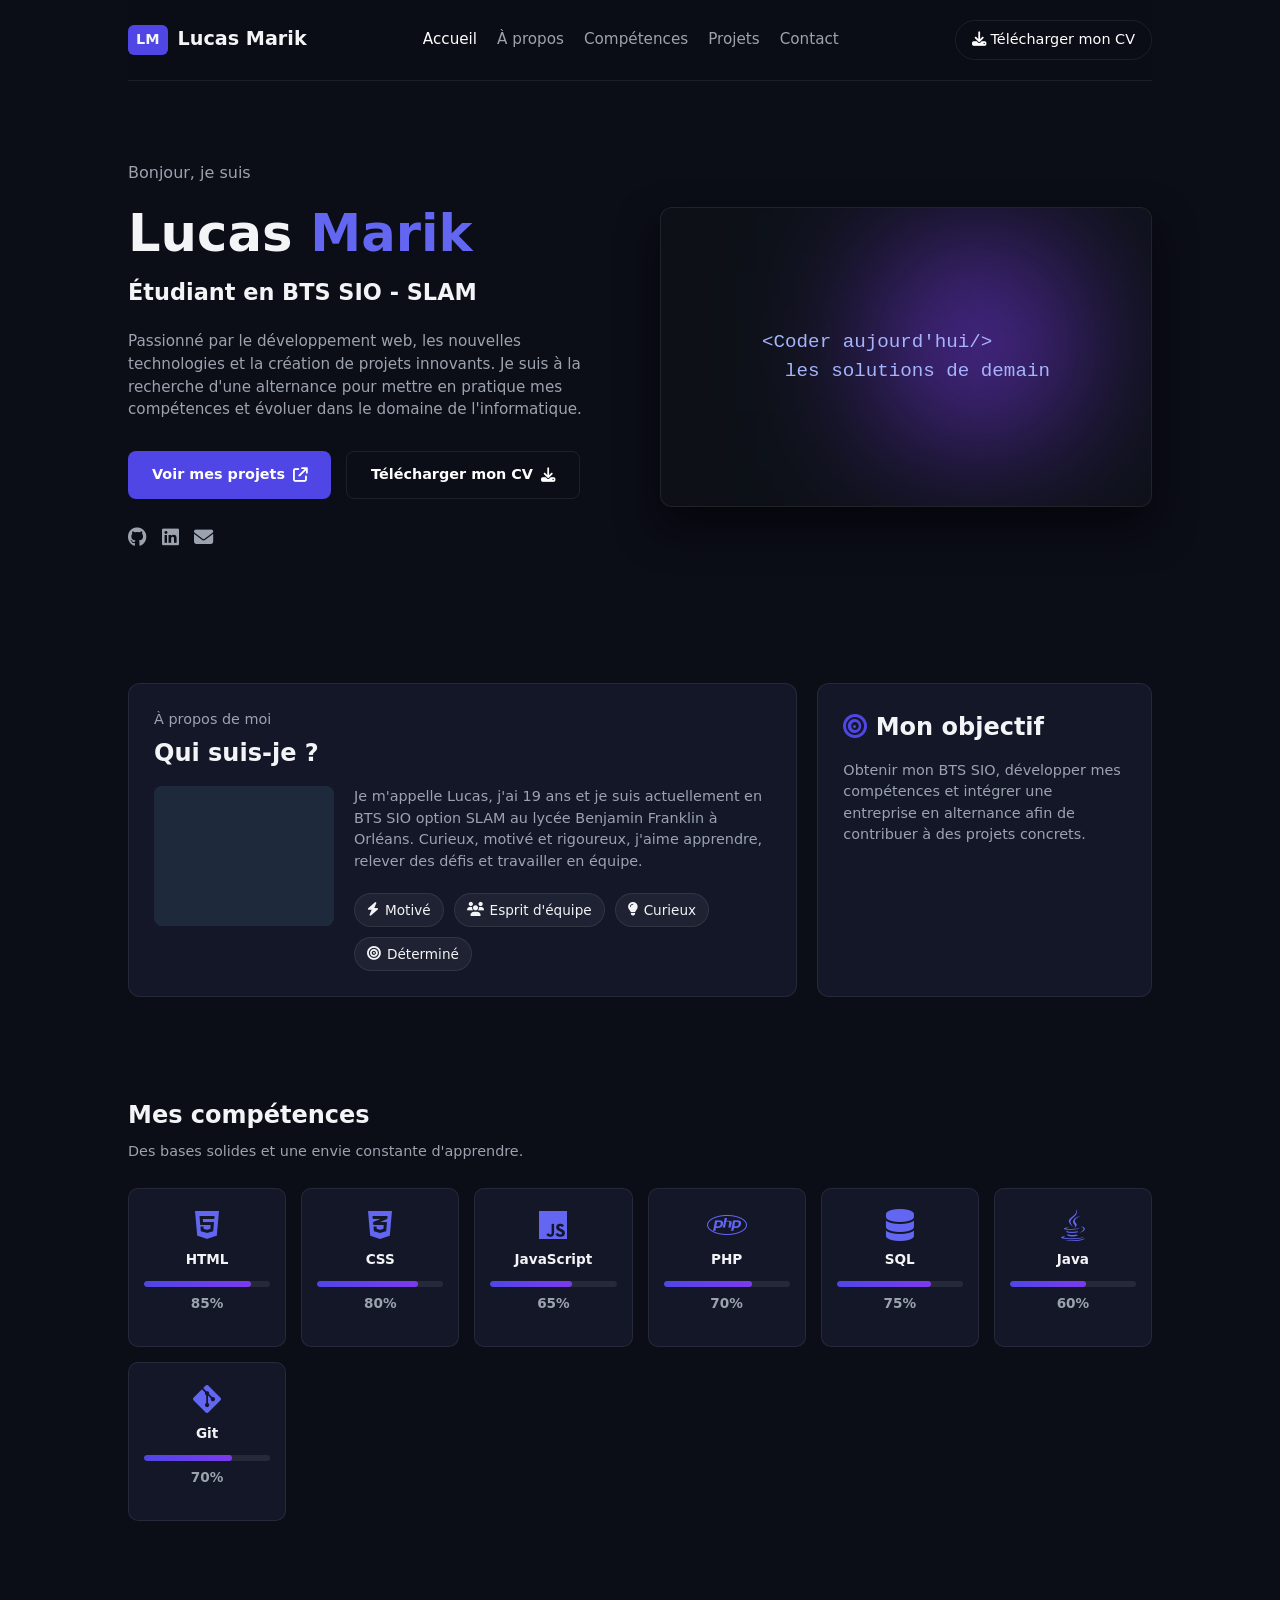
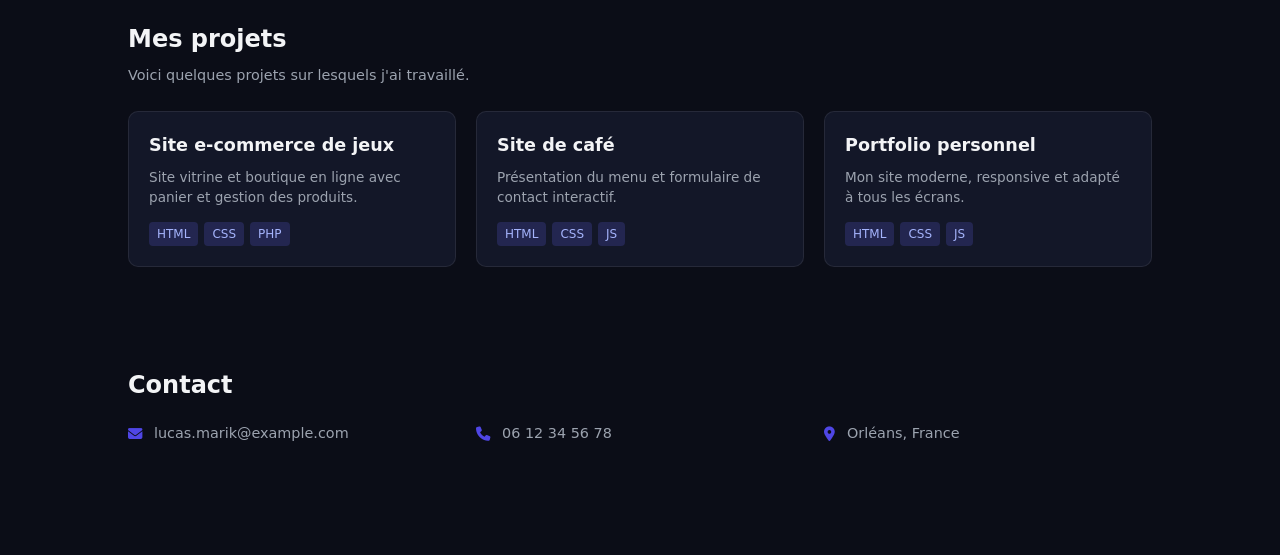
<file: index.html.html>
<!DOCTYPE html>
<html lang="fr">
<head>
  <meta charset="UTF-8">
  <meta name="viewport" content="width=device-width, initial-scale=1.0">
  <title>Lucas Marik - Portfolio</title>
  
  <!-- Font Awesome (Icônes) -->
  <link rel="stylesheet" href="https://cdnjs.cloudflare.com/ajax/libs/font-awesome/6.5.1/css/all.min.css">
  
  <style>
    /* RESET & VARIABLES GLOBALES */
    :root {
      --bg-color: #0b0d17;
      --card-bg: #131728;
      --card-border: rgba(255, 255, 255, 0.08);
      --accent-blue: #4f46e5;
      --accent-purple: #7c3aed;
      --text-main: #f3f4f6;
      --text-muted: #9ca3af;
    }

    * {
      margin: 0;
      padding: 0;
      box-sizing: border-box;
      font-family: 'Segoe UI', system-ui, -apple-system, sans-serif;
    }

    body {
      background-color: var(--bg-color);
      color: var(--text-main);
      padding: 0 10%;
      line-height: 1.5;
    }

    /* HEADER & NAVIGATION */
    header {
      display: flex;
      justify-content: space-between;
      align-items: center;
      padding: 20px 0;
      position: sticky;
      top: 0;
      background: rgba(11, 13, 23, 0.95);
      backdrop-filter: blur(10px);
      z-index: 100;
      border-bottom: 1px solid var(--card-border);
    }

    .logo {
      font-weight: bold;
      font-size: 1.2rem;
      display: flex;
      align-items: center;
      gap: 10px;
    }

    .logo-badge {
      background: var(--accent-blue);
      padding: 4px 8px;
      border-radius: 6px;
      font-size: 0.9rem;
    }

    nav {
      display: flex;
      gap: 20px;
    }

    nav a {
      color: var(--text-muted);
      text-decoration: none;
      font-size: 0.95rem;
      transition: color 0.3s;
    }

    nav a:hover, nav a.active {
      color: #fff;
    }

    .btn-cv {
      padding: 8px 16px;
      border: 1px solid var(--card-border);
      border-radius: 20px;
      color: #fff;
      text-decoration: none;
      font-size: 0.9rem;
      transition: background 0.3s;
    }

    .btn-cv:hover {
      background: rgba(255, 255, 255, 0.05);
    }

    /* HERO SECTION */
    .hero {
      display: grid;
      grid-template-columns: 1fr 1fr;
      gap: 40px;
      padding: 80px 0;
      align-items: center;
    }

    .subtitle {
      color: var(--text-muted);
      font-size: 1rem;
      margin-bottom: 10px;
    }

    .hero h1 {
      font-size: 3.2rem;
      font-weight: 800;
      margin-bottom: 5px;
    }

    .hero h1 span {
      color: #6366f1;
    }

    .hero h2 {
      font-size: 1.4rem;
      color: var(--text-main);
      margin-bottom: 20px;
    }

    .hero .description {
      color: var(--text-muted);
      font-size: 0.95rem;
      margin-bottom: 30px;
      max-width: 480px;
    }

    .hero-buttons {
      display: flex;
      gap: 15px;
      margin-bottom: 25px;
    }

    .btn {
      padding: 12px 24px;
      border-radius: 8px;
      text-decoration: none;
      font-weight: 600;
      font-size: 0.9rem;
      display: inline-flex;
      align-items: center;
      gap: 8px;
    }

    .btn-primary {
      background: #4f46e5;
      color: #fff;
    }

    .btn-secondary {
      background: transparent;
      border: 1px solid var(--card-border);
      color: #fff;
    }

    .socials {
      display: flex;
      gap: 15px;
    }

    .socials a {
      color: var(--text-muted);
      font-size: 1.2rem;
      transition: color 0.3s;
    }

    .socials a:hover {
      color: #fff;
    }

    .hero-preview {
      background: #0d1117;
      border: 1px solid var(--card-border);
      border-radius: 12px;
      height: 300px;
      display: flex;
      flex-direction: column;
      justify-content: center;
      align-items: center;
      position: relative;
      overflow: hidden;
      box-shadow: 0 20px 40px rgba(0,0,0,0.5);
    }

    .hero-preview::before {
      content: '';
      position: absolute;
      width: 150px;
      height: 150px;
      background: var(--accent-purple);
      filter: blur(80px);
      top: 20%;
      right: 20%;
    }

    .code-text {
      position: relative;
      font-family: monospace;
      color: #a5b4fc;
      font-size: 1.2rem;
      z-index: 1;
    }

    /* SECTIONS GENERALES */
    section {
      padding: 50px 0;
    }

    .section-title {
      font-size: 1.5rem;
      margin-bottom: 8px;
    }

    .section-subtitle {
      color: var(--text-muted);
      font-size: 0.9rem;
      margin-bottom: 25px;
    }

    /* À PROPOS */
    .about-grid {
      display: grid;
      grid-template-columns: 2fr 1fr;
      gap: 20px;
    }

    .card {
      background: var(--card-bg);
      border: 1px solid var(--card-border);
      border-radius: 12px;
      padding: 25px;
    }

    .about-card-content {
      display: flex;
      gap: 20px;
    }

    .avatar-placeholder {
      width: 180px;
      height: 140px;
      background: #1e293b;
      border-radius: 8px;
      flex-shrink: 0;
    }

    .traits {
      display: flex;
      gap: 10px;
      margin-top: 20px;
      flex-wrap: wrap;
    }

    .trait-tag {
      background: rgba(255, 255, 255, 0.05);
      border: 1px solid var(--card-border);
      padding: 6px 12px;
      border-radius: 20px;
      font-size: 0.85rem;
      display: flex;
      align-items: center;
      gap: 6px;
    }

    /* COMPÉTENCES & BARRES DE PROGRESSION */
    .skills-grid {
      display: grid;
      grid-template-columns: repeat(auto-fit, minmax(140px, 1fr));
      gap: 15px;
    }

    .skill-card {
      background: var(--card-bg);
      border: 1px solid var(--card-border);
      border-radius: 10px;
      padding: 20px 15px;
      text-align: center;
      display: flex;
      flex-direction: column;
      align-items: center;
      justify-content: space-between;
    }

    .skill-card i {
      font-size: 2rem;
      margin-bottom: 8px;
      color: #6366f1;
    }

    .skill-card span {
      display: block;
      font-size: 0.85rem;
      font-weight: 600;
      margin-bottom: 12px;
    }

    .progress-bar-container {
      width: 100%;
      background: rgba(255, 255, 255, 0.08);
      height: 6px;
      border-radius: 10px;
      overflow: hidden;
      margin-bottom: 6px;
    }

    .progress-bar {
      height: 100%;
      background: linear-gradient(90deg, var(--accent-blue), var(--accent-purple));
      border-radius: 10px;
      transition: width 1s ease-in-out;
    }

    .skill-percent {
      font-size: 0.75rem;
      color: var(--text-muted);
    }

    /* PROJETS */
    .projects-grid {
      display: grid;
      grid-template-columns: repeat(auto-fit, minmax(240px, 1fr));
      gap: 20px;
    }

    .project-card {
      background: var(--card-bg);
      border: 1px solid var(--card-border);
      border-radius: 10px;
      padding: 20px;
      display: flex;
      flex-direction: column;
      justify-content: space-between;
    }

    .project-card h4 {
      font-size: 1.1rem;
      margin-bottom: 8px;
    }

    .project-card p {
      color: var(--text-muted);
      font-size: 0.85rem;
      margin-bottom: 15px;
    }

    .tags {
      display: flex;
      gap: 6px;
    }

    .tags span {
      background: rgba(99, 102, 241, 0.2);
      color: #a5b4fc;
      font-size: 0.75rem;
      padding: 3px 8px;
      border-radius: 4px;
    }

    /* CONTACT */
    .contact-container {
      display: grid;
      grid-template-columns: repeat(auto-fit, minmax(200px, 1fr));
      gap: 20px;
      margin-top: 20px;
    }

    .contact-item {
      display: flex;
      align-items: center;
      gap: 12px;
      color: var(--text-muted);
      font-size: 0.9rem;
    }

    .contact-item i {
      color: var(--accent-blue);
    }
  </style>
</head>
<body>

  <!-- HEADER -->
  <header>
    <div class="logo">
      <span class="logo-badge">LM</span>
      <span>Lucas Marik</span>
    </div>
    <nav>
      <a href="#hero" class="active">Accueil</a>
      <a href="#about">À propos</a>
      <a href="#skills">Compétences</a>
      <a href="#projects">Projets</a>
      <a href="#contact">Contact</a>
    </nav>
    <a href="#" class="btn-cv"><i class="fa-solid fa-download"></i> Télécharger mon CV</a>
  </header>

  <!-- HERO SECTION -->
  <section id="hero" class="hero">
    <div class="hero-text">
      <p class="subtitle">Bonjour, je suis</p>
      <h1>Lucas <span>Marik</span></h1>
      <h2>Étudiant en BTS SIO - SLAM</h2>
      <p class="description">
        Passionné par le développement web, les nouvelles technologies et la création de projets innovants. 
        Je suis à la recherche d'une alternance pour mettre en pratique mes compétences et évoluer dans le domaine de l'informatique.
      </p>
      <div class="hero-buttons">
        <a href="#projects" class="btn btn-primary">Voir mes projets <i class="fa-solid fa-arrow-up-right-from-square"></i></a>
        <a href="#" class="btn btn-secondary">Télécharger mon CV <i class="fa-solid fa-download"></i></a>
      </div>
      <div class="socials">
        <a href="#"><i class="fa-brands fa-github"></i></a>
        <a href="#"><i class="fa-brands fa-linkedin"></i></a>
        <a href="#"><i class="fa-solid fa-envelope"></i></a>
      </div>
    </div>
    <div class="hero-preview">
      <div class="code-text">
        &lt;Coder aujourd'hui/&gt;<br>
        &nbsp;&nbsp;les solutions de demain
      </div>
    </div>
  </section>

  <!-- À PROPOS -->
  <section id="about">
    <div class="about-grid">
      <div class="card">
        <p class="section-subtitle" style="margin-bottom: 5px;">À propos de moi</p>
        <h3 class="section-title">Qui suis-je ?</h3>
        <div class="about-card-content" style="margin-top: 15px;">
          <div class="avatar-placeholder"></div>
          <div>
            <p style="color: var(--text-muted); font-size: 0.9rem;">
              Je m'appelle Lucas, j'ai 19 ans et je suis actuellement en BTS SIO option SLAM au lycée Benjamin Franklin à Orléans.
              Curieux, motivé et rigoureux, j'aime apprendre, relever des défis et travailler en équipe.
            </p>
            <div class="traits">
              <span class="trait-tag"><i class="fa-solid fa-bolt"></i> Motivé</span>
              <span class="trait-tag"><i class="fa-solid fa-users"></i> Esprit d'équipe</span>
              <span class="trait-tag"><i class="fa-solid fa-lightbulb"></i> Curieux</span>
              <span class="trait-tag"><i class="fa-solid fa-bullseye"></i> Déterminé</span>
            </div>
          </div>
        </div>
      </div>

      <div class="card">
        <h3 class="section-title"><i class="fa-solid fa-bullseye" style="color: var(--accent-blue);"></i> Mon objectif</h3>
        <p style="color: var(--text-muted); font-size: 0.9rem; margin-top: 15px;">
          Obtenir mon BTS SIO, développer mes compétences et intégrer une entreprise en alternance afin de contribuer à des projets concrets.
        </p>
      </div>
    </div>
  </section>

  <!-- COMPÉTENCES AVEC BARRES DE PROGRESSION -->
  <section id="skills">
    <h3 class="section-title">Mes compétences</h3>
    <p class="section-subtitle">Des bases solides et une envie constante d'apprendre.</p>
    <div class="skills-grid">
      
      <div class="skill-card">
        <i class="fa-brands fa-html5"></i>
        <span>HTML</span>
        <div class="progress-bar-container">
          <div class="progress-bar" style="width: 85%;"></div>
        </div>
        <span class="skill-percent">85%</span>
      </div>

      <div class="skill-card">
        <i class="fa-brands fa-css3-alt"></i>
        <span>CSS</span>
        <div class="progress-bar-container">
          <div class="progress-bar" style="width: 80%;"></div>
        </div>
        <span class="skill-percent">80%</span>
      </div>

      <div class="skill-card">
        <i class="fa-brands fa-js"></i>
        <span>JavaScript</span>
        <div class="progress-bar-container">
          <div class="progress-bar" style="width: 65%;"></div>
        </div>
        <span class="skill-percent">65%</span>
      </div>

      <div class="skill-card">
        <i class="fa-brands fa-php"></i>
        <span>PHP</span>
        <div class="progress-bar-container">
          <div class="progress-bar" style="width: 70%;"></div>
        </div>
        <span class="skill-percent">70%</span>
      </div>

      <div class="skill-card">
        <i class="fa-solid fa-database"></i>
        <span>SQL</span>
        <div class="progress-bar-container">
          <div class="progress-bar" style="width: 75%;"></div>
        </div>
        <span class="skill-percent">75%</span>
      </div>

      <div class="skill-card">
        <i class="fa-brands fa-java"></i>
        <span>Java</span>
        <div class="progress-bar-container">
          <div class="progress-bar" style="width: 60%;"></div>
        </div>
        <span class="skill-percent">60%</span>
      </div>

      <div class="skill-card">
        <i class="fa-brands fa-git-alt"></i>
        <span>Git</span>
        <div class="progress-bar-container">
          <div class="progress-bar" style="width: 70%;"></div>
        </div>
        <span class="skill-percent">70%</span>
      </div>

    </div>
  </section>

  <!-- PROJETS -->
  <section id="projects">
    <h3 class="section-title">Mes projets</h3>
    <p class="section-subtitle">Voici quelques projets sur lesquels j'ai travaillé.</p>
    <div class="projects-grid">
      <div class="project-card">
        <div>
          <h4>Site e-commerce de jeux</h4>
          <p>Site vitrine et boutique en ligne avec panier et gestion des produits.</p>
        </div>
        <div class="tags"><span>HTML</span><span>CSS</span><span>PHP</span></div>
      </div>
      <div class="project-card">
        <div>
          <h4>Site de café</h4>
          <p>Présentation du menu et formulaire de contact interactif.</p>
        </div>
        <div class="tags"><span>HTML</span><span>CSS</span><span>JS</span></div>
      </div>
      <div class="project-card">
        <div>
          <h4>Portfolio personnel</h4>
          <p>Mon site moderne, responsive et adapté à tous les écrans.</p>
        </div>
        <div class="tags"><span>HTML</span><span>CSS</span><span>JS</span></div>
      </div>
    </div>
  </section>

  <!-- CONTACT -->
  <section id="contact" style="margin-bottom: 60px;">
    <h3 class="section-title">Contact</h3>
    <div class="contact-container">
      <div class="contact-item"><i class="fa-solid fa-envelope"></i> lucas.marik@example.com</div>
      <div class="contact-item"><i class="fa-solid fa-phone"></i> 06 12 34 56 78</div>
      <div class="contact-item"><i class="fa-solid fa-location-dot"></i> Orléans, France</div>
    </div>
  </section>

  <!-- JAVASCRIPT -->
  <script>
    const links = document.querySelectorAll('nav a');
    const sections = document.querySelectorAll('section');

    window.addEventListener('scroll', () => {
      let current = '';
      sections.forEach(section => {
        const sectionTop = section.offsetTop;
        if (pageYOffset >= sectionTop - 120) {
          current = section.getAttribute('id');
        }
      });

      links.forEach(link => {
        link.classList.remove('active');
        if (link.getAttribute('href').includes(current)) {
          link.classList.add('active');
        }
      });
    });
  </script>
</body>
</html>
</file>
